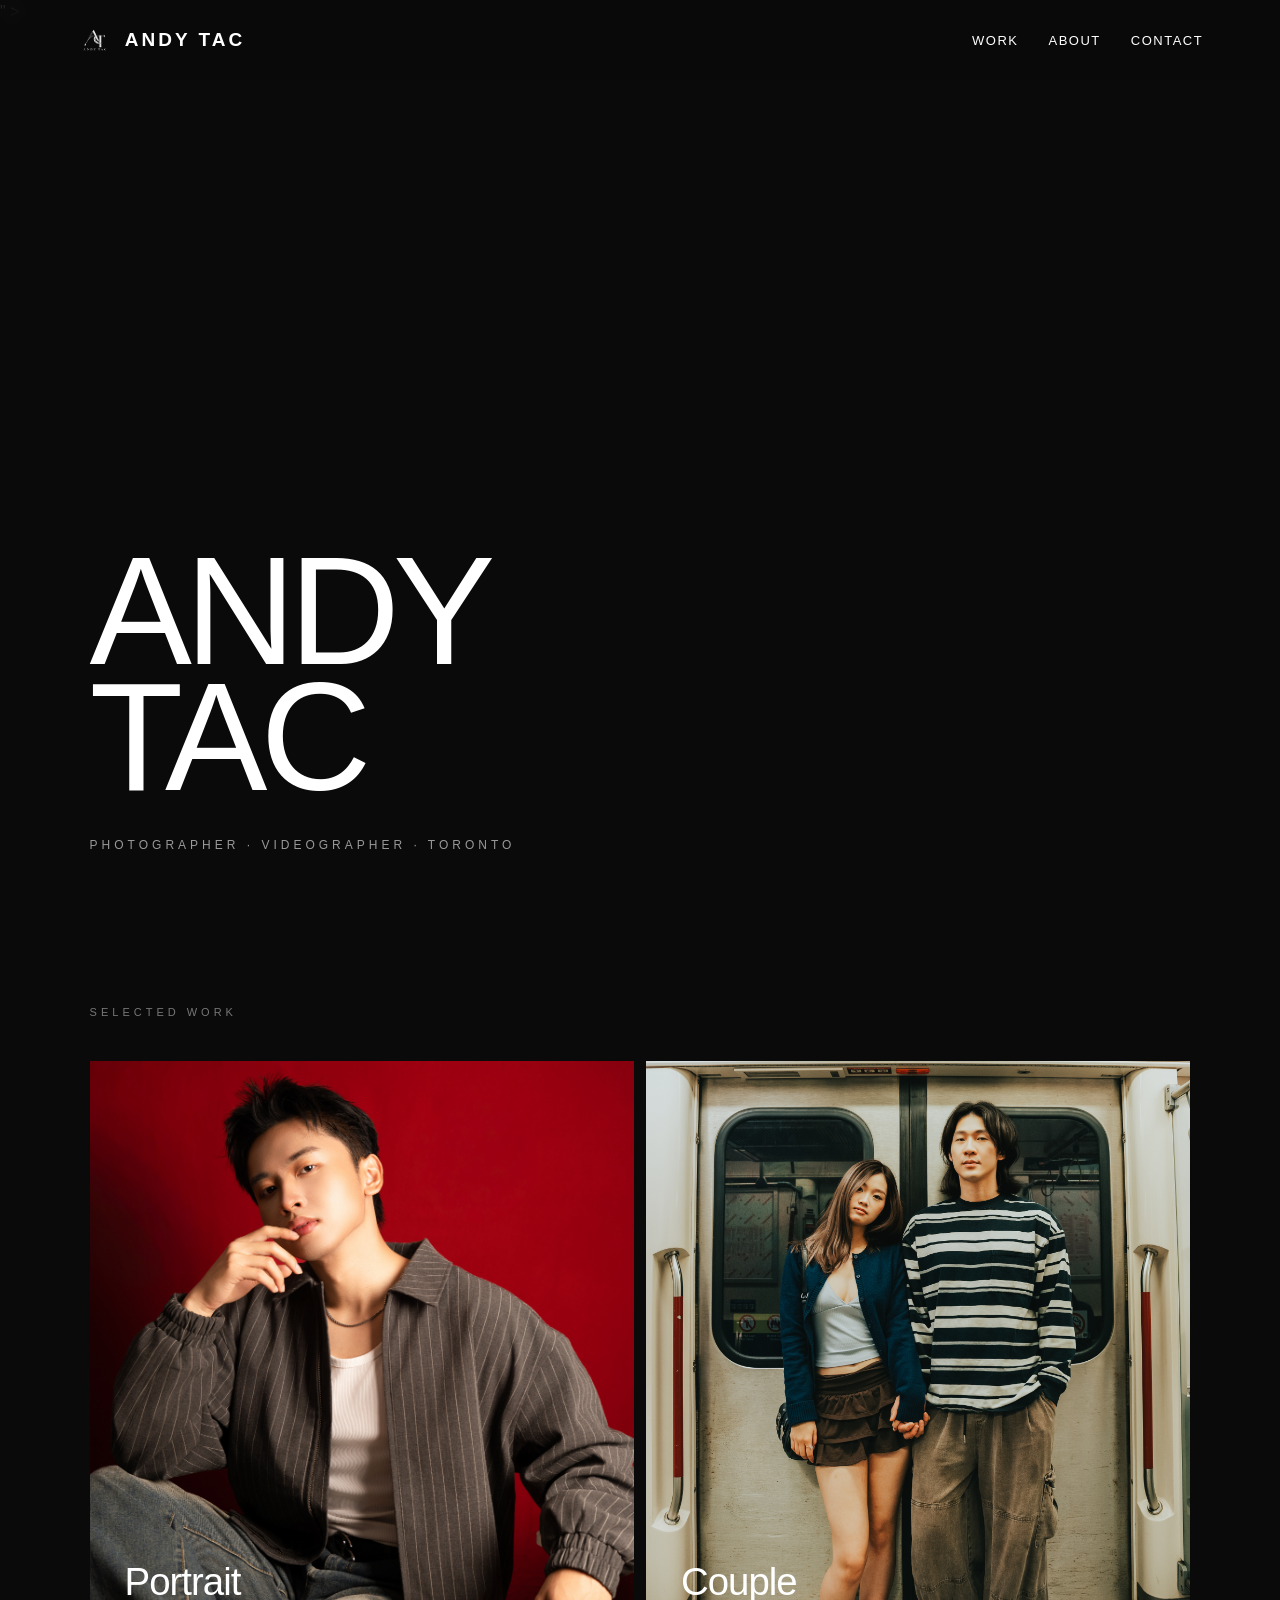
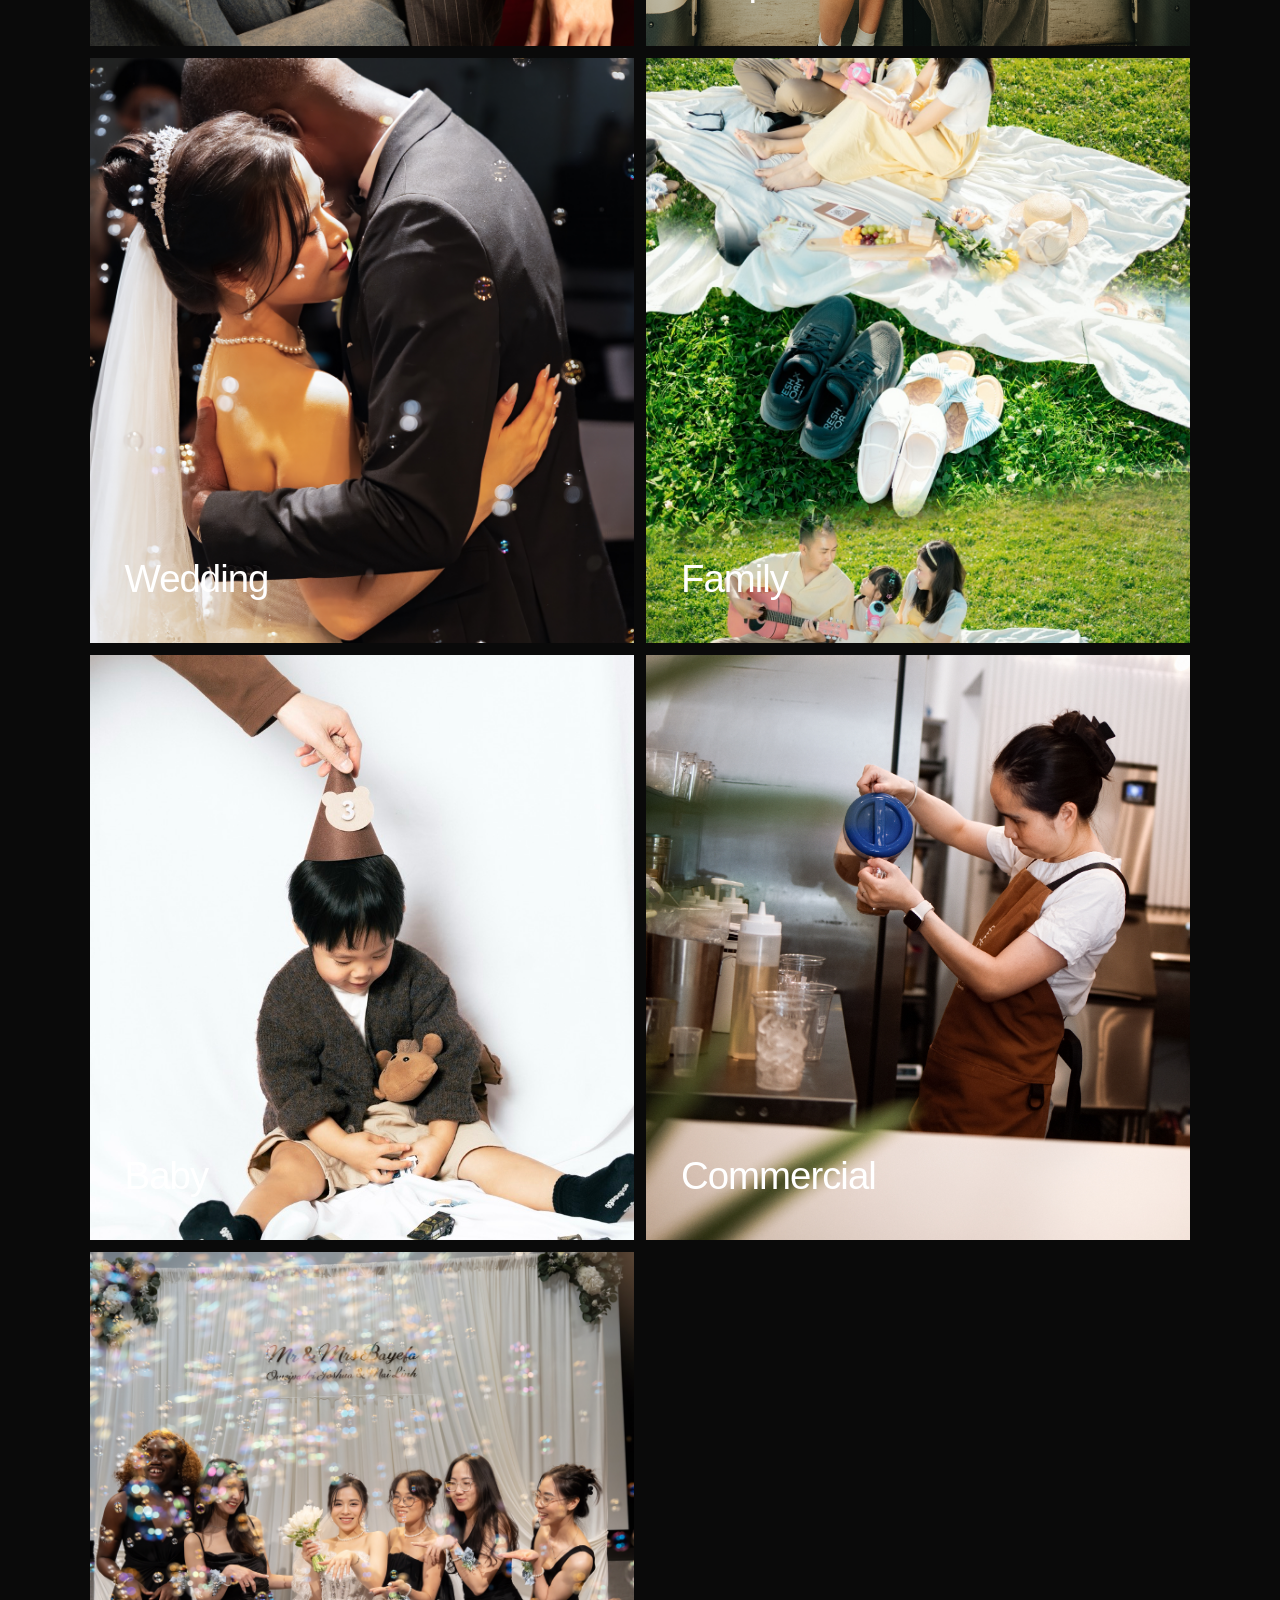
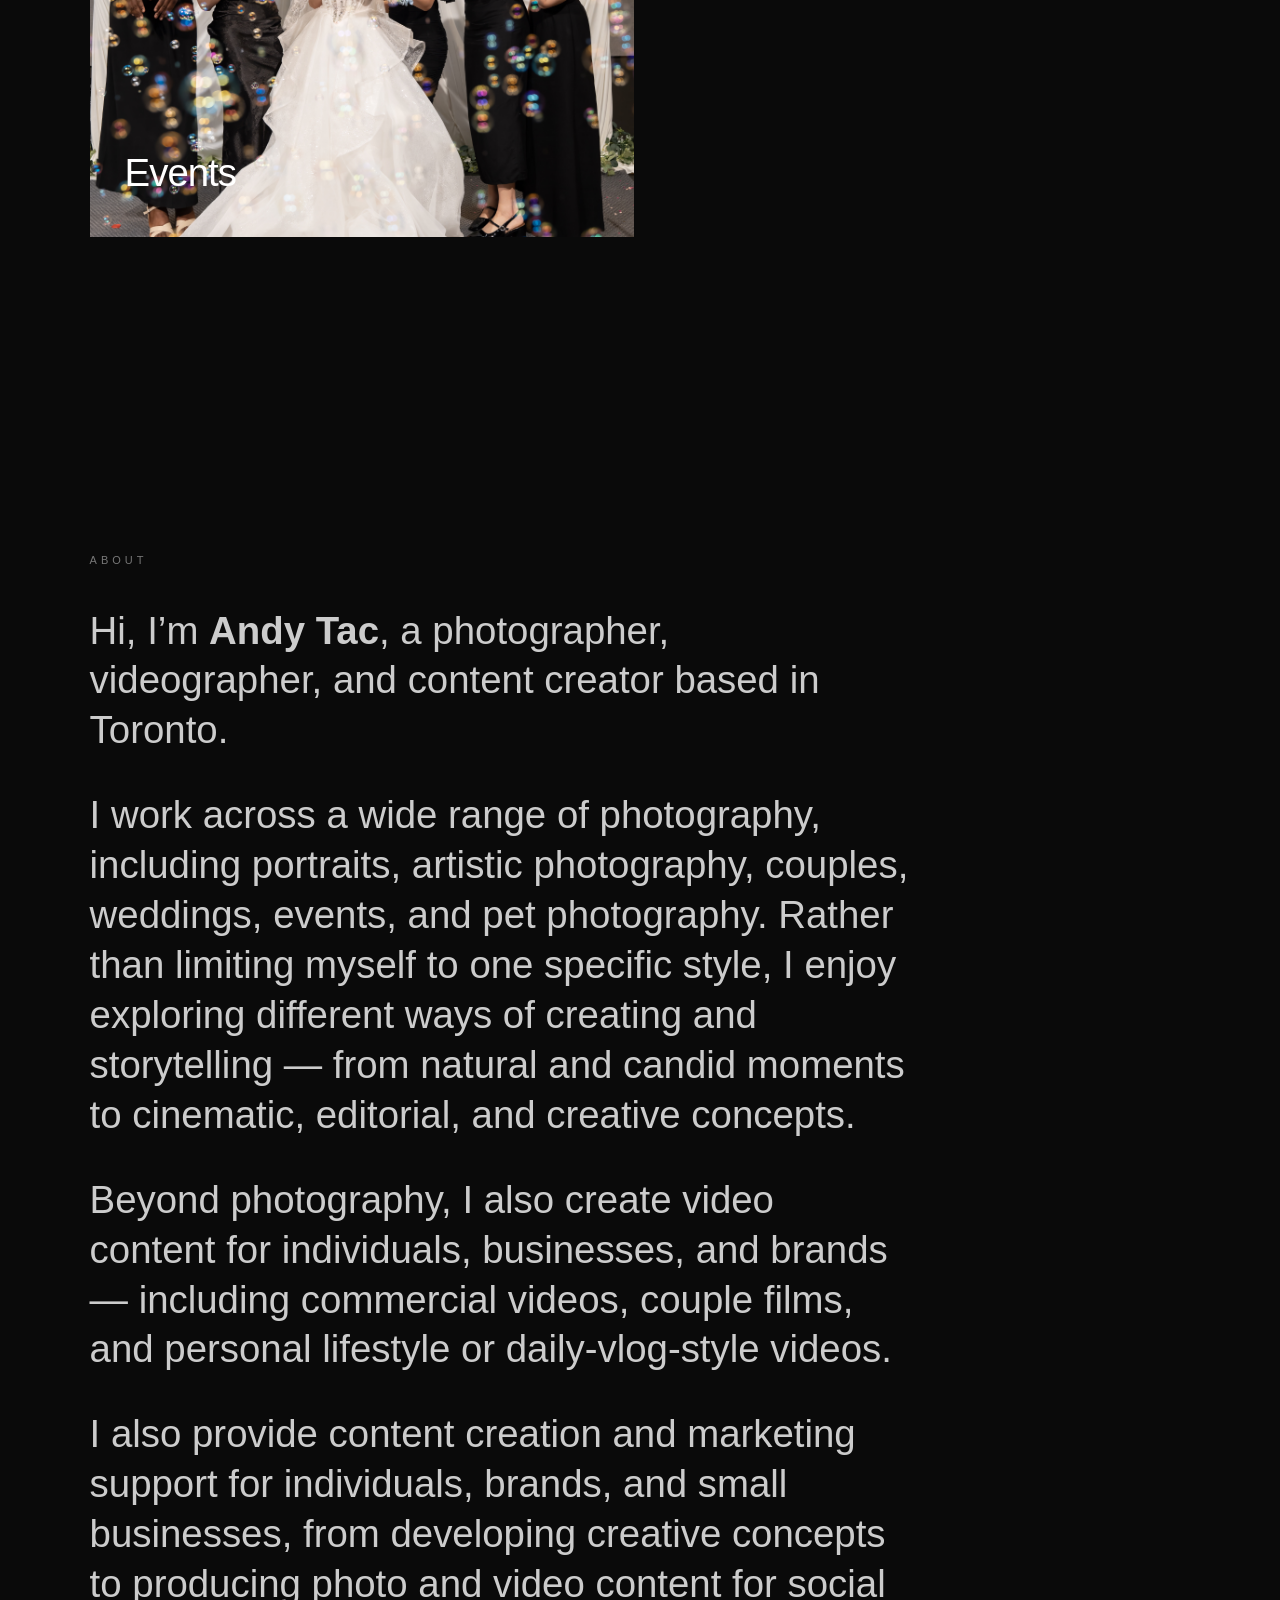
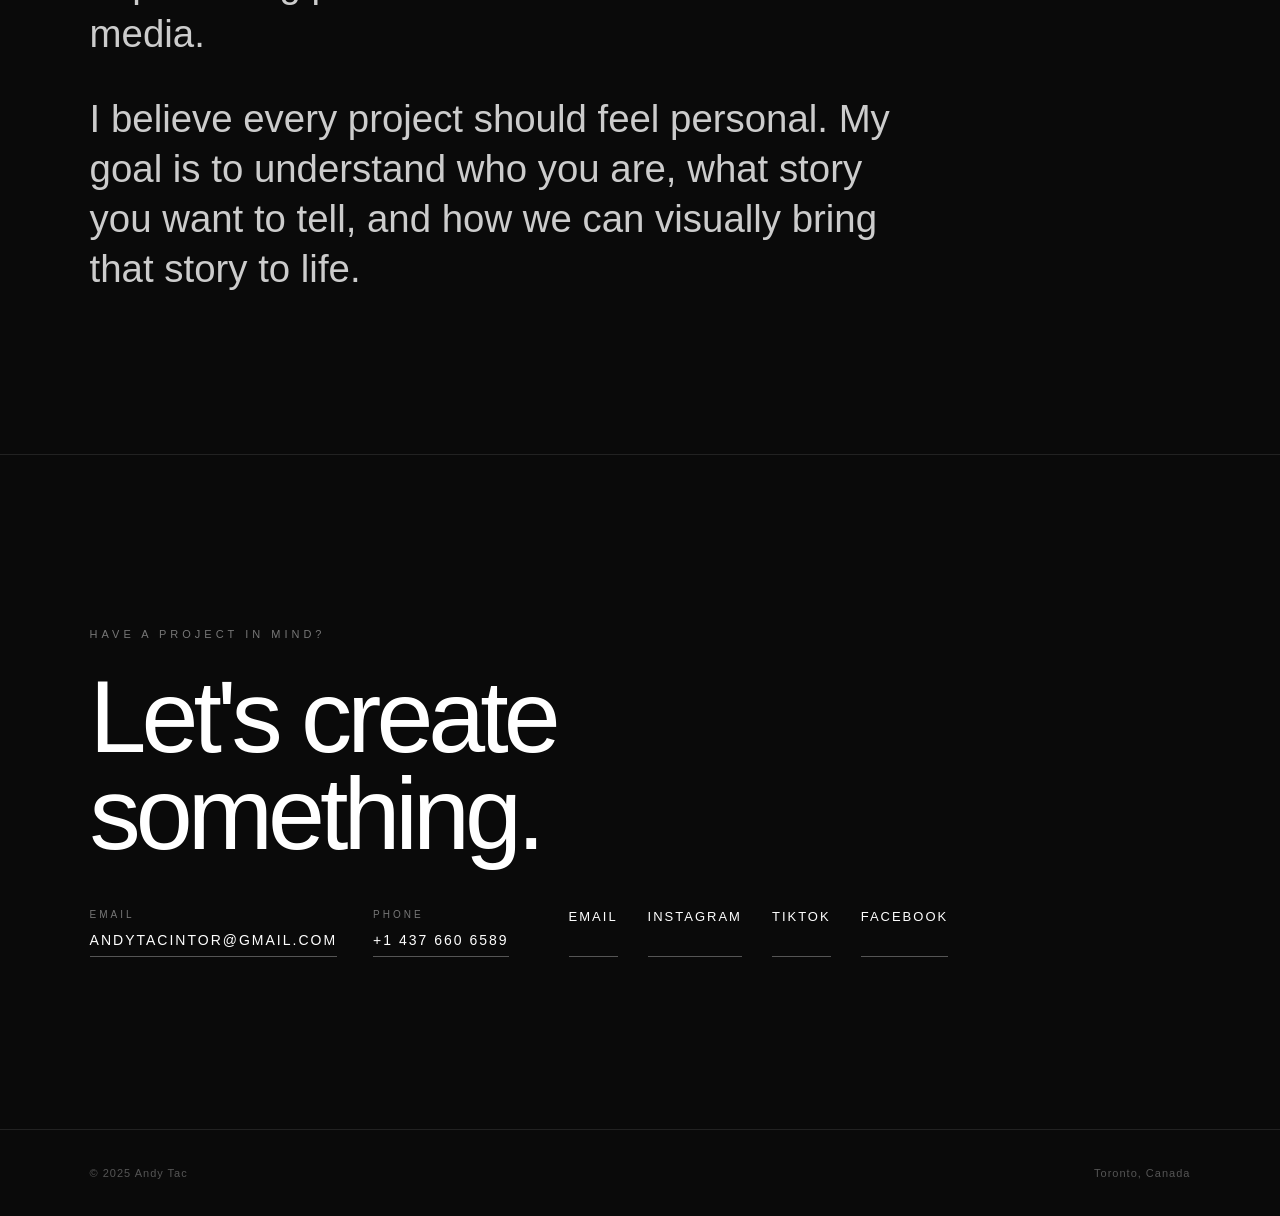
<file: index.html>
<!DOCTYPE html>
<html lang="en">

<head>
  <link rel="icon" type="image/png" href="images/favicon.png">
  <meta charset="UTF-8">
  <meta name="viewport" content="width=device-width, initial-scale=1.0">

  <title>Andy Tac | Photographer & Videographer</title>

  <meta
    name="description"
    content="<p>
 <meta name="description" content="Andy Tac is a Toronto-based photographer, videographer, content creator, and marketing support specialist.">
</p>"
  >

  <link rel="stylesheet" href="style.css">
</head>


<body>

  <!-- =========================
       NAVIGATION
  ========================== -->

  <nav>

    <a href="index.html" class="logo">
  <img src="images/logo.png" alt="Andy Tac Logo" class="header-logo">
  <span>ANDY TAC</span>
</a>

    <ul>
      <li>
        <a href="#work">Work</a>
      </li>

      <li>
        <a href="#about">About</a>
      </li>

      <li>
        <a href="#contact">Contact</a>
      </li>
    </ul>

  </nav>


  <!-- =========================
       HERO
  ========================== -->

  <section class="hero">

    <h1>
      ANDY<br>
      TAC
    </h1>

    <p class="hero-subtitle">
      Photographer · Videographer · Toronto
    </p>

  </section>


  <!-- =========================
       PORTFOLIO
  ========================== -->

  <section class="portfolio" id="work">

    <p class="section-label">
      Selected Work
    </p>


    <div class="categories">


      <!-- PORTRAIT -->

      <a href="portrait.html" class="category">

        <img
          src="images/portrait-cover.jpeg"
          alt="Portrait photography by Andy Tac"
        >

        <span class="category-title">
          Portrait
        </span>

      </a>


      <!-- COUPLE -->

      <a href="couple.html" class="category">

        <img
          src="images/couple-cover.jpeg"
          alt="Couple photography by Andy Tac"
        >

        <span class="category-title">
          Couple
        </span>

      </a>


      <!-- WEDDING -->

      <a href="wedding.html" class="category">

        <img
          src="images/wedding-cover.jpeg"
          alt="Wedding photography by Andy Tac"
        >

        <span class="category-title">
          Wedding
        </span>

      </a>


      <!-- FAMILY -->

      <a href="family.html" class="category">

        <img
          src="images/family-cover.jpeg"
          alt="Family photography by Andy Tac"
        >

        <span class="category-title">
          Family
        </span>

      </a>


    <!-- BABY -->

<a href="baby.html" class="category">

  <img
    src="images/baby-cover.jpeg"
    alt="Baby photography by Andy Tac"
  >

  <span class="category-title">
    Baby
  </span>

</a>
      <!-- COMMERCIAL -->

      <a href="commercial.html" class="category">

        <img
          src="images/commercial-cover.jpeg"
          alt="Commercial photography by Andy Tac"
        >

        <span class="category-title">
          Commercial
        </span>

      </a>


      <!-- EVENTS -->

      <a href="events.html" class="category">

        <img
          src="images/events-cover.jpeg"
          alt="Event photography by Andy Tac"
        >

        <span class="category-title">
          Events
        </span>

      </a>


    </div>

  </section>


  <!-- =========================
       ABOUT
  ========================== -->

  <section class="about" id="about">

    <span class="about-label">
      About
    </span>

   <p>
  Hi, I’m <strong>Andy Tac</strong>, a photographer, videographer, and content creator based in Toronto.
</p>

<p>
  I work across a wide range of photography, including portraits, artistic photography, couples, weddings, events, and pet photography. Rather than limiting myself to one specific style, I enjoy exploring different ways of creating and storytelling — from natural and candid moments to cinematic, editorial, and creative concepts.
</p>

<p>
  Beyond photography, I also create video content for individuals, businesses, and brands — including commercial videos, couple films, and personal lifestyle or daily-vlog-style videos.
</p>

<p>
  I also provide content creation and marketing support for individuals, brands, and small businesses, from developing creative concepts to producing photo and video content for social media.
</p>

<p>
  I believe every project should feel personal. My goal is to understand who you are, what story you want to tell, and how we can visually bring that story to life.
</p>
  </section>


  <!-- =========================
       CONTACT
  ========================== -->

  <section class="contact" id="contact">

    <span class="contact-small">
      Have a project in mind?
    </span>

    <h2>
      Let's create<br>
      something.
    </h2>


    <div class="contact-links">
 <div class="contact-direct">

  <div class="contact-item">
    <span class="contact-label">EMAIL</span>
    <a href="mailto:andytacintor@gmail.com">
      andytacintor@gmail.com
    </a>
  </div>

  <div class="contact-item">
    <span class="contact-label">PHONE</span>
    <a href="tel:+14376606589">
      +1 437 660 6589
    </a>
  </div>

</div>


      <!-- EMAIL -->

      <a href="mailto:andytacintor@gmail.com">
        Email
      </a>


      <!-- INSTAGRAM -->

      <a
        href="https://www.instagram.com/andytac.tor/"
        target="_blank"
        rel="noopener noreferrer"
      >
        Instagram
      </a>


      <!-- TIKTOK -->

      <a
        href="https://www.tiktok.com/@andy.tac"
        target="_blank"
        rel="noopener noreferrer"
      >
        TikTok
      </a>


      <!-- FACEBOOK -->

      <a
        href="https://www.facebook.com/andy.tac.209149"
        target="_blank"
        rel="noopener noreferrer"
      >
        Facebook
      </a>


    </div>

  </section>


  <!-- =========================
       FOOTER
  ========================== -->

  <footer>

    <span>
      © 2025 Andy Tac
    </span>

    <span>
      Toronto, Canada
    </span>

  </footer>


</body>

</html>
</file>
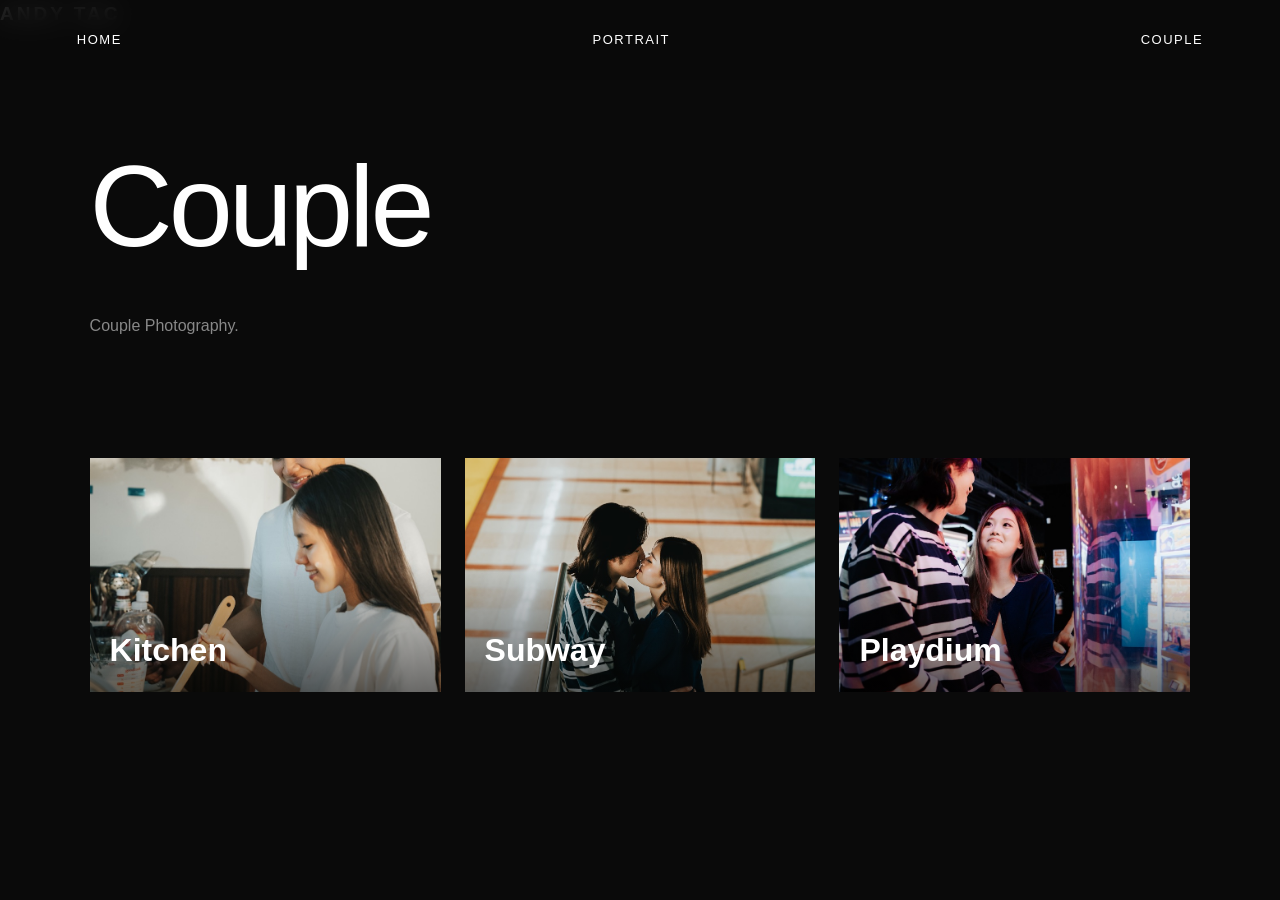
<file: couple.html>
<!DOCTYPE html>
<html lang="en">
<head>
  <link rel="icon" type="image/png" href="images/favicon.png">
  <meta charset="UTF-8">
  <meta name="viewport" content="width=device-width, initial-scale=1.0">

  <title>Couple Photography | Andy Tac</title>

  <link rel="stylesheet" href="style.css">
  <style>
  #couple-grid {
    display: grid;
    grid-template-columns: repeat(3, 1fr);
    gap: 24px;
  }

  #couple-grid .project-card {
    position: relative;
    display: block;
    overflow: hidden;
  }

  #couple-grid .project-card img {
    width: 100%;
    aspect-ratio: 3 / 2;
    object-fit: cover;
    display: block;
  }

  #couple-grid .project-info {
    position: absolute;
    left: 20px;
    bottom: 18px;
    z-index: 2;
  }

  #couple-grid .project-info h2 {
    margin: 0;
    color: white;
    font-size: 32px;
  }

  #couple-grid .project-card::after {
    content: "";
    position: absolute;
    inset: 0;
    background: linear-gradient(
      to top,
      rgba(0, 0, 0, 0.55),
      rgba(0, 0, 0, 0) 55%
    );
  }

  @media (max-width: 768px) {
    #couple-grid {
      grid-template-columns: 1fr;
    }
  }
.portfolio-page {
  padding: 120px 7% 80px;
}

.portfolio-page > h1 {
  font-size: clamp(70px, 9vw, 140px);
  font-weight: 400;
  line-height: 1;
  margin: 0 0 50px;
  letter-spacing: -4px;
}

.portfolio-page > .page-subtitle {
  font-size: 16px;
  color: #888;
  margin: 0 0 120px;
}

@media (max-width: 768px) {
  .portfolio-page {
    padding: 80px 24px 50px;
  }

  .portfolio-page > h1 {
    font-size: 64px;
    letter-spacing: -2px;
    margin-bottom: 30px;
  }

  .portfolio-page > .page-subtitle {
    margin-bottom: 70px;
  }
}
</style>
</head>

<body>

  <header>
    <a href="index.html" class="logo">ANDY TAC</a>

    <nav>
      <a href="index.html">Home</a>
      <a href="portrait.html">Portrait</a>
      <a href="couple.html">Couple</a>
    </nav>
  </header>


  <main>

    <section class="portfolio-page">

      <h1>Couple</h1>

      <p class="page-subtitle">
        Couple Photography.
      </p>

      <div class="project-grid" id="couple-grid"></div>

    </section>

  </main>


  <script src="projects.js"></script>

  <script>

    const grid = document.getElementById("couple-grid");

    coupleProjects.forEach(project => {

      const card = document.createElement("a");

      card.className = "project-card";

      card.href =
        "project.html?project=" + project.slug;

      card.innerHTML = `
        <img src="${project.cover}" alt="${project.title}">
        <div class="project-info">
          <h2>${project.title}</h2>
        </div>
      `;

      grid.appendChild(card);

    });

  </script>

</body>
</html>
</file>
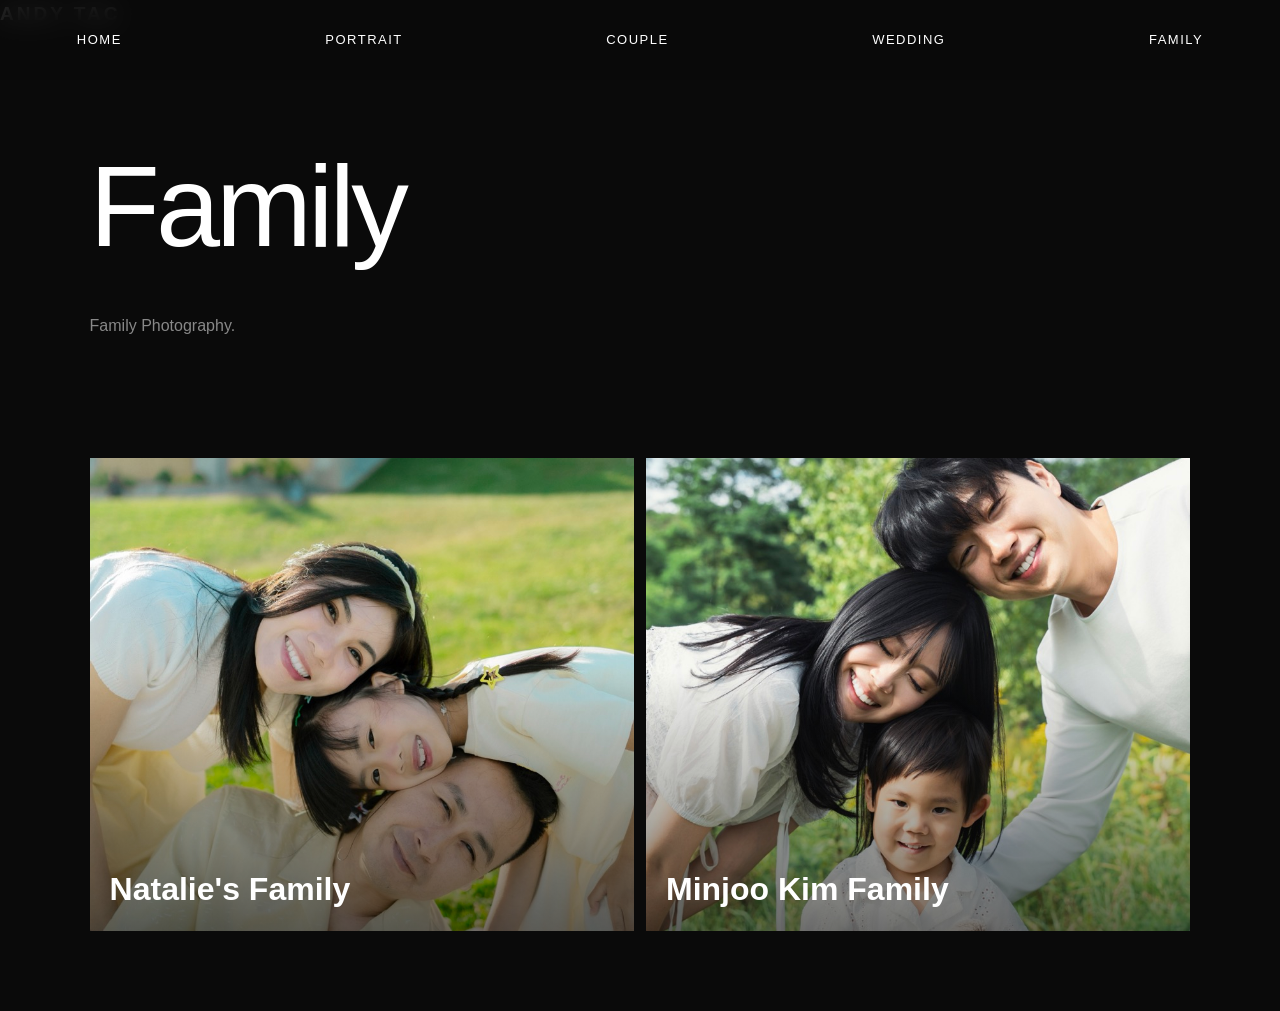
<file: family.html>
<!DOCTYPE html>
<html lang="en">
<head>
  <link rel="icon" type="image/png" href="images/favicon.png">
  <meta charset="UTF-8">
  <meta name="viewport" content="width=device-width, initial-scale=1.0">

  <title>Family Photography | Andy Tac</title>

  <link rel="stylesheet" href="style.css">
  <style>
  #family-grid {
    display: grid;
    grid-template-columns: repeat(2, 1fr);
    gap: 12px;
    width: 100%;
    max-width: none;
  }

  #family-grid .project-card {
    position: relative;
    display: block;
    overflow: hidden;
  }

  #family-grid .project-card img {
    width: 100%;
    aspect-ratio: 1 / 0.87;
    object-fit: cover;
    display: block;
}

  #family-grid .project-info {
    position: absolute;
    left: 20px;
    bottom: 18px;
    z-index: 2;
  }

  #family-grid .project-info h2 {
    margin: 0;
    color: white;
    font-size: 32px;
  }

  #family-grid .project-card::after {
    content: "";
    position: absolute;
    inset: 0;
    background: linear-gradient(
      to top,
      rgba(0, 0, 0, 0.55),
      rgba(0, 0, 0, 0) 55%
    );
  }
.portfolio-page {
  padding: 120px 7% 80px;
}

.portfolio-page > h1 {
  font-size: clamp(70px, 9vw, 140px);
  font-weight: 400;
  line-height: 1;
  margin: 0 0 50px;
  letter-spacing: -4px;
}

.portfolio-page > .page-subtitle {
  font-size: 16px;
  color: #888;
  margin: 0 0 120px;
}

@media (max-width: 768px) {
  .portfolio-page {
    padding: 80px 24px 50px;
  }

  .portfolio-page > h1 {
    font-size: 64px;
    letter-spacing: -2px;
    margin-bottom: 30px;
  }

  .portfolio-page > .page-subtitle {
    margin-bottom: 70px;
  }
}
</style>
</head>

<body>

  <header>
    <a href="index.html" class="logo">ANDY TAC</a>

    <nav>
      <a href="index.html">Home</a>
      <a href="portrait.html">Portrait</a>
      <a href="couple.html">Couple</a>
      <a href="wedding.html">Wedding</a>
      <a href="family.html">Family</a>
    </nav>
  </header>

  <main>

    <section class="portfolio-page">

      <h1>Family</h1>

      <p class="page-subtitle">
        Family Photography.
      </p>

      <div class="project-grid" id="family-grid"></div>

    </section>

  </main>

  <script src="projects.js"></script>

  <script>
    const grid = document.getElementById("family-grid");

    familyProjects.forEach(project => {

      const card = document.createElement("a");

      card.className = "project-card";

      card.href =
        "project.html?project=" + project.slug;

      card.innerHTML = `
        <img src="${project.cover}" alt="${project.title}">
        <div class="project-info">
          <h2>${project.title}</h2>
        </div>
      `;

      grid.appendChild(card);

    });
  </script>

</body>
</html>
</file>
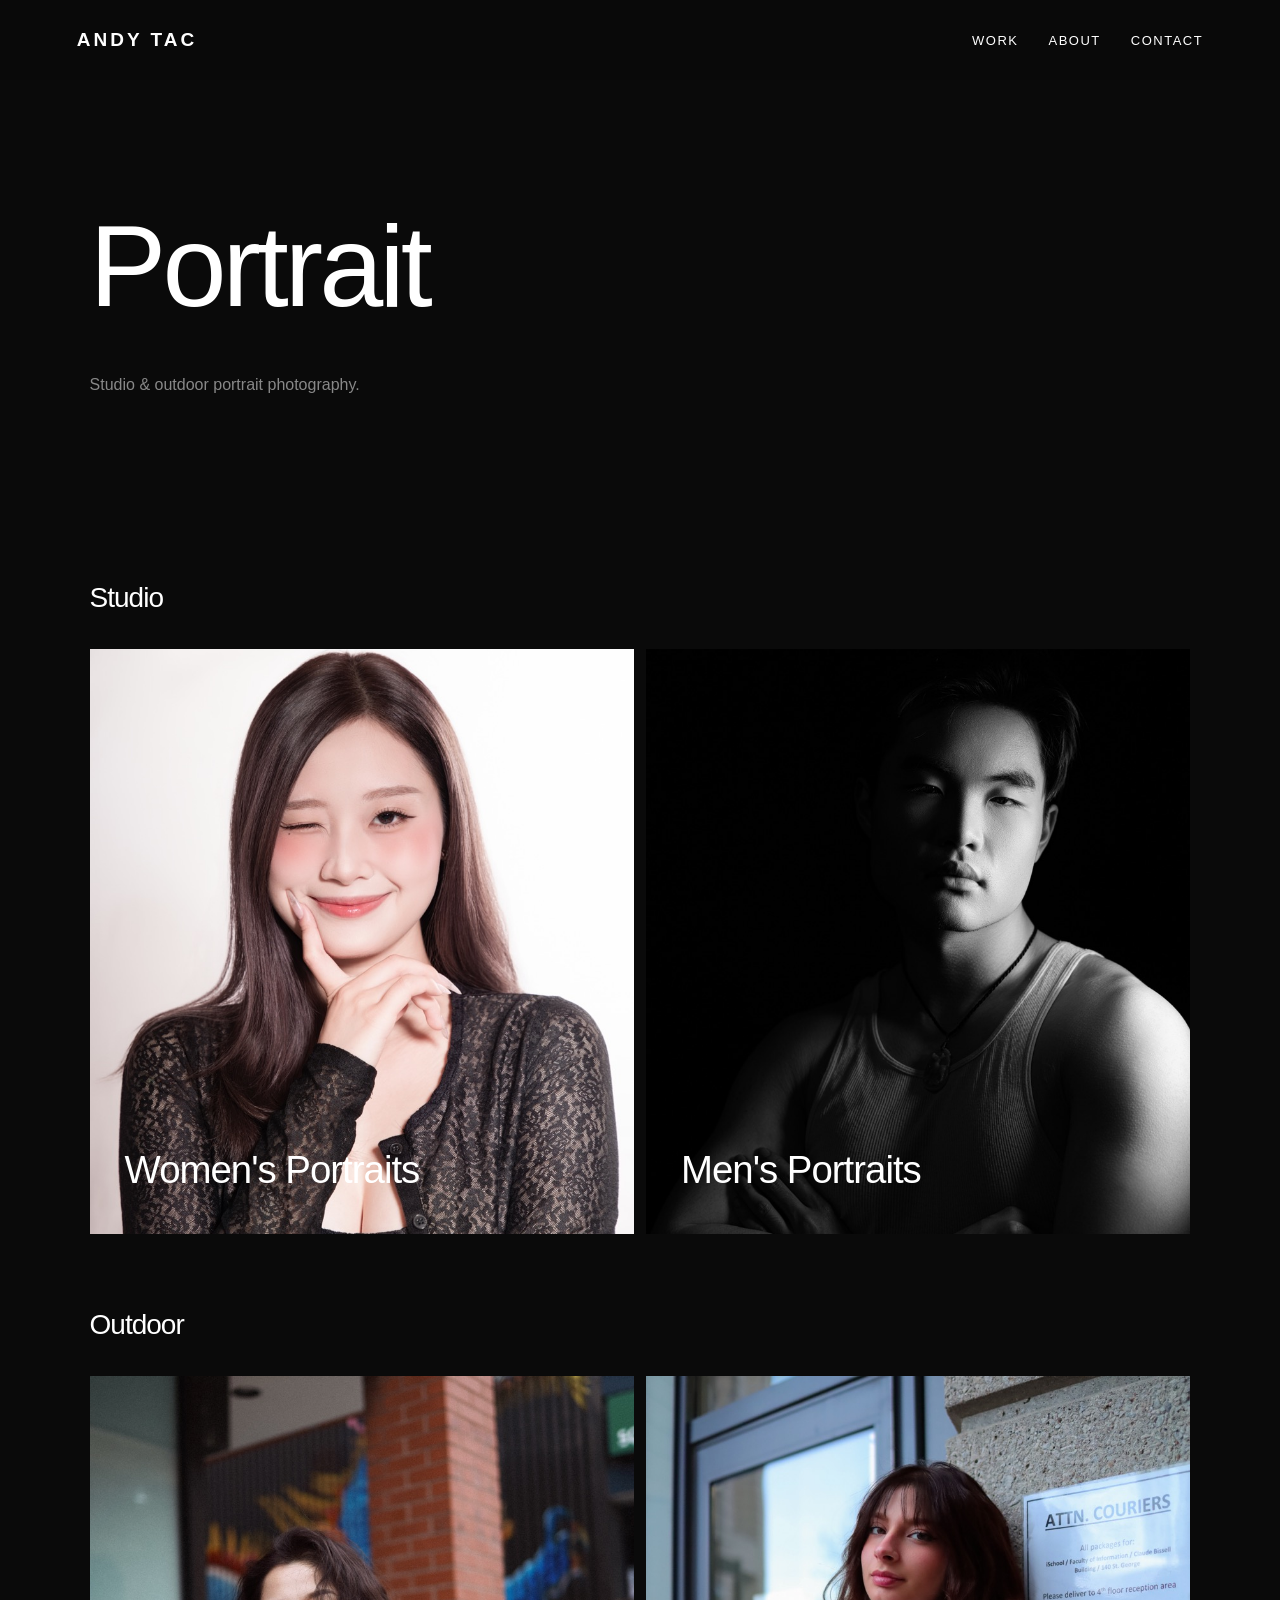
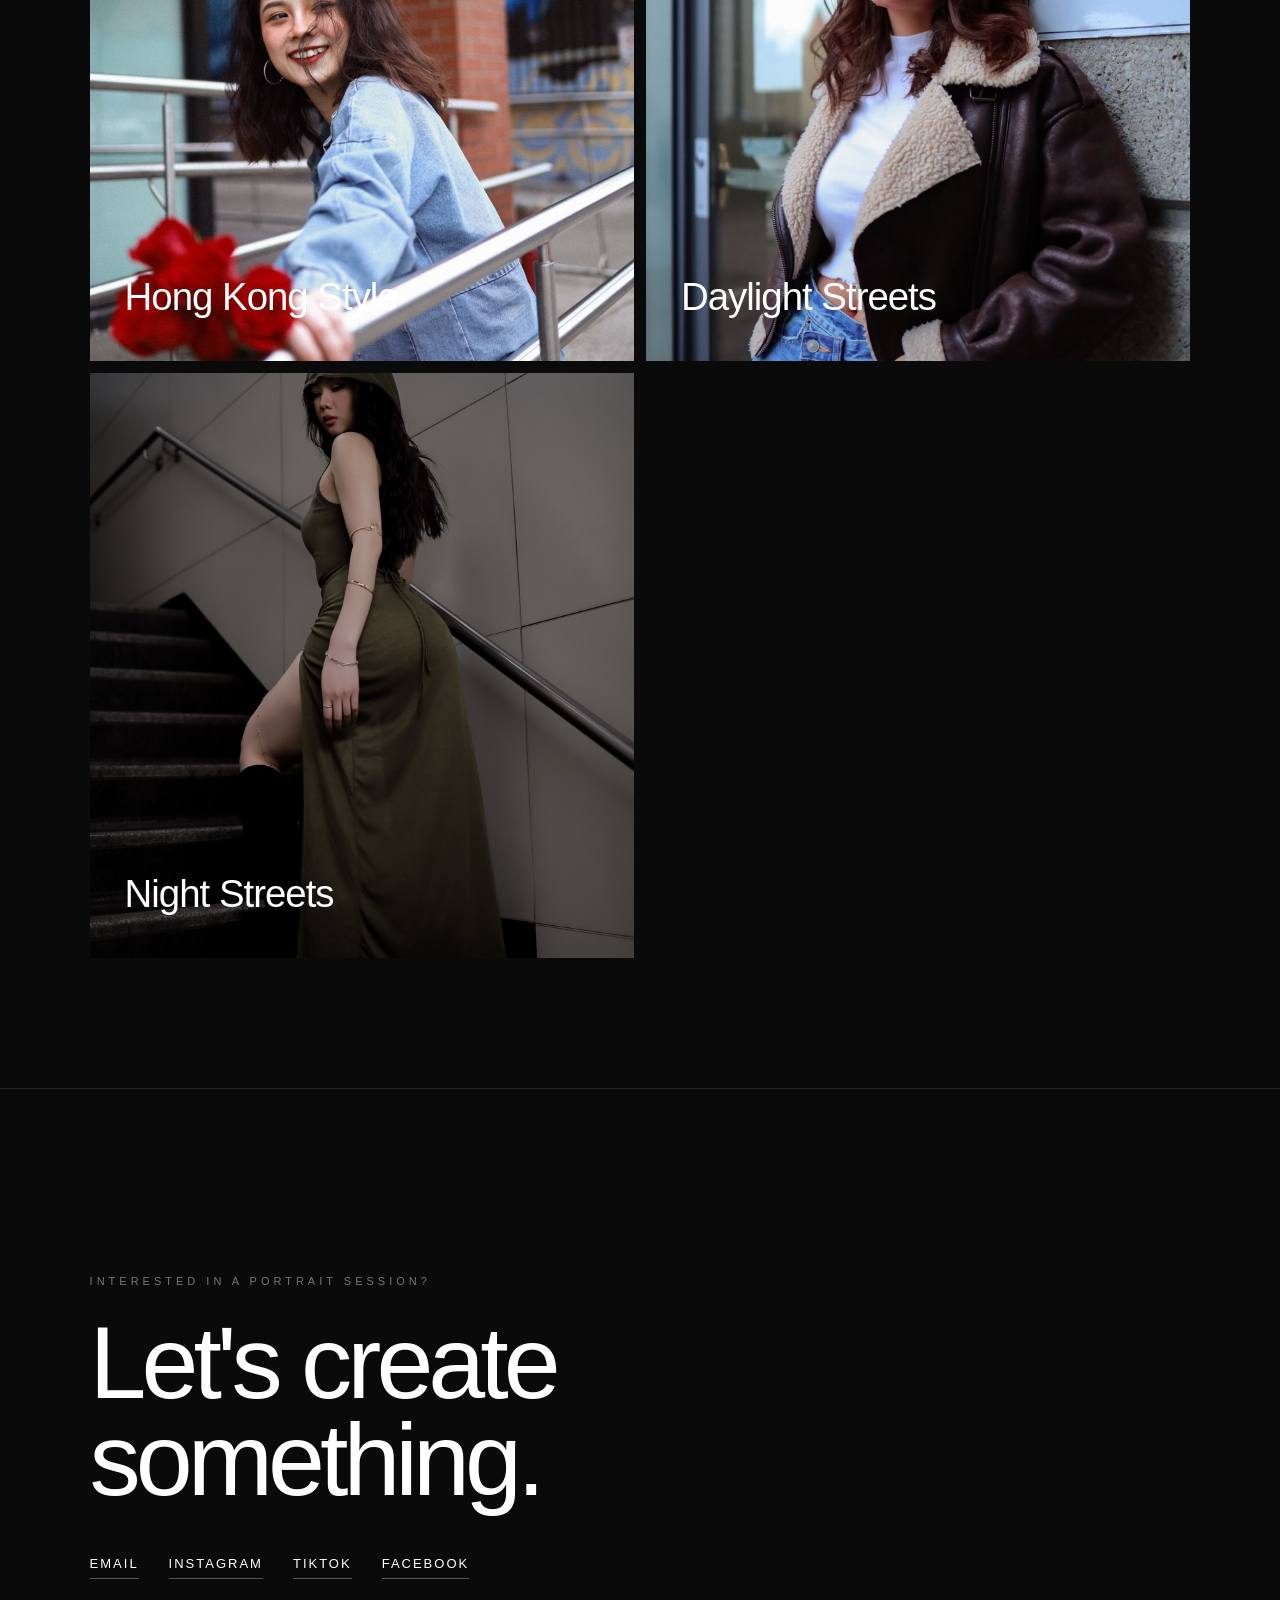
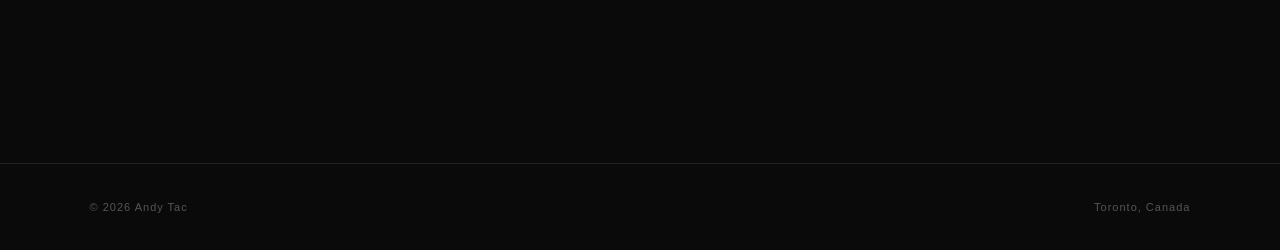
<file: portrait.html>
<!DOCTYPE html>
<html lang="en">

<head>
 <link rel="icon" type="image/png" href="images/favicon.png">
 <meta charset="UTF-8">
  <meta name="viewport" content="width=device-width, initial-scale=1.0">

  <title>Portrait Photography | Andy Tac</title>

  <meta
    name="description"
    content="Studio and outdoor portrait photography by Andy Tac in Toronto."
  >

  <link rel="stylesheet" href="style.css">
</head>


<body>

  <!-- =========================
       NAVIGATION
  ========================== -->

  <nav>

    <a href="index.html" class="logo">
      ANDY TAC
    </a>

    <ul>
      <li>
        <a href="index.html#work">Work</a>
      </li>

      <li>
        <a href="index.html#about">About</a>
      </li>

      <li>
        <a href="index.html#contact">Contact</a>
      </li>
    </ul>

  </nav>


  <!-- =========================
       PAGE HEADER
  ========================== -->

  <header class="page-header">

    <h1>Portrait</h1>

    <p>
      Studio & outdoor portrait photography.
    </p>

  </header>


  <!-- =========================
       PROJECTS
  ========================== -->

  <main class="gallery-section">


    <!-- STUDIO -->

    <section>

      <h2 class="gallery-title">
        Studio
      </h2>

      <div
        class="categories"
        id="studio-projects">
      </div>

    </section>


    <!-- OUTDOOR -->

    <section>

      <h2 class="gallery-title">
        Outdoor
      </h2>

      <div
        class="categories"
        id="outdoor-projects">
      </div>

    </section>


  </main>


  <!-- =========================
       CONTACT
  ========================== -->

  <section class="contact">

    <span class="contact-small">
      Interested in a portrait session?
    </span>

    <h2>
      Let's create<br>
      something.
    </h2>


    <div class="contact-links">

      <a href="mailto:andyhuynh1108@gmail.com">
        Email
      </a>


      <a
        href="https://www.instagram.com/andytac.tor/"
        target="_blank"
        rel="noopener noreferrer">
        Instagram
      </a>


      <a
        href="https://www.tiktok.com/@andy.tac"
        target="_blank"
        rel="noopener noreferrer">
        TikTok
      </a>


      <a
        href="https://www.facebook.com/andy.tac.209149"
        target="_blank"
        rel="noopener noreferrer">
        Facebook
      </a>

    </div>

  </section>


  <!-- =========================
       FOOTER
  ========================== -->

  <footer>

    <span>
      © 2026 Andy Tac
    </span>

    <span>
      Toronto, Canada
    </span>

  </footer>



  <!-- =========================
       PROJECT DATA
  ========================== -->

  <script src="projects.js"></script>


  <!-- =========================
       CREATE PROJECT CARDS
  ========================== -->

  <script>

    function createProjectCard(project) {

      const card = document.createElement("a");

      card.className = "category";

      card.href =
        "project.html?project=" +
        encodeURIComponent(project.slug);


      const image = document.createElement("img");

      image.src = project.cover;
      image.alt = project.title + " by Andy Tac";
      image.loading = "lazy";


      const title = document.createElement("span");

      title.className = "category-title";
      title.textContent = project.title;


      card.appendChild(image);
      card.appendChild(title);

      return card;
    }



    function loadProjects() {

      const studioContainer =
        document.getElementById("studio-projects");

      const outdoorContainer =
        document.getElementById("outdoor-projects");


      portraitProjects.studio.forEach(project => {

        studioContainer.appendChild(
          createProjectCard(project)
        );

      });


      portraitProjects.outdoor.forEach(project => {

        outdoorContainer.appendChild(
          createProjectCard(project)
        );

      });

    }


    loadProjects();

  </script>


</body>

</html>
</file>
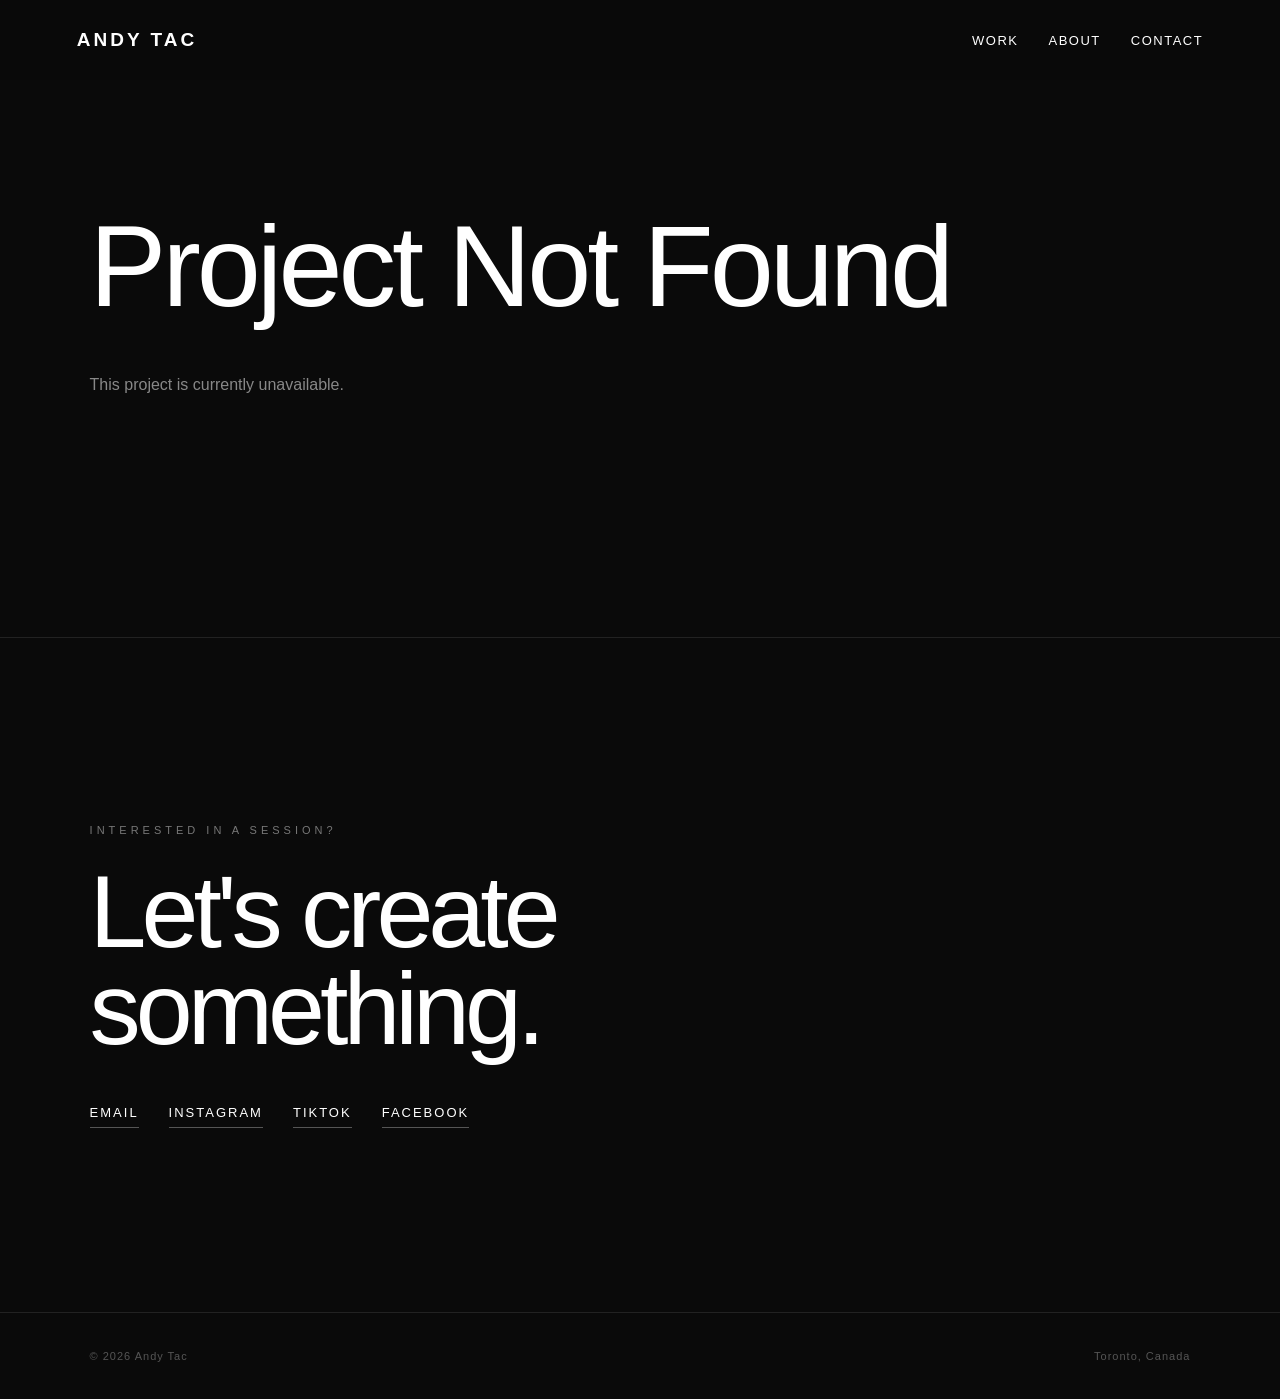
<file: project.html>
<!DOCTYPE html>
<html lang="en">

<head>
  <link rel="icon" type="image/png" href="images/favicon.png">
  <meta charset="UTF-8">
  <meta name="viewport" content="width=device-width, initial-scale=1.0">

  <title>Project | Andy Tac</title>

  <link rel="stylesheet" href="style.css">
</head>

<body>

  <nav>
    <a href="index.html" class="logo">ANDY TAC</a>

    <ul>
      <li><a href="index.html#work">Work</a></li>
      <li><a href="index.html#about">About</a></li>
      <li><a href="index.html#contact">Contact</a></li>
    </ul>
  </nav>


  <header class="page-header">

    <h1 id="project-title">
      Project
    </h1>

    <p id="project-subtitle">
      Portrait photography by Andy Tac.
    </p>

  </header>


  <main class="gallery-section">

    <div class="gallery" id="project-gallery">
    </div>

  </main>


  <section class="contact">

    <span class="contact-small">
      Interested in a session?
    </span>

    <h2>
      Let's create<br>
      something.
    </h2>

    <div class="contact-links">

      <a href="mailto:andyhuynh1108@gmail.com">
        Email
      </a>

      <a
        href="https://www.instagram.com/andytac.tor/"
        target="_blank"
        rel="noopener noreferrer">
        Instagram
      </a>

      <a
        href="https://www.tiktok.com/@andy.tac"
        target="_blank"
        rel="noopener noreferrer">
        TikTok
      </a>

      <a
        href="https://www.facebook.com/andy.tac.209149"
        target="_blank"
        rel="noopener noreferrer">
        Facebook
      </a>

    </div>

  </section>


  <footer>
    <span>© 2026 Andy Tac</span>
    <span>Toronto, Canada</span>
  </footer>


  <script src="projects.js"></script>

  <script>

    const params = new URLSearchParams(window.location.search);

    const slug = params.get("project");


    const allProjects = [
  ...portraitProjects.studio,
  ...portraitProjects.outdoor,
  ...coupleProjects,
  ...weddingProjects,
  ...familyProjects
];


    const project = allProjects.find(
  item => item.slug === slug
);


    if (!project) {

      document.getElementById("project-title").textContent =
        "Project Not Found";

      document.getElementById("project-subtitle").textContent =
        "This project is currently unavailable.";

    } else {

      document.title =
        project.title + " | Andy Tac";

      document.getElementById("project-title").textContent =
        project.title;


      const gallery =
        document.getElementById("project-gallery");


      const folder =
        project.cover.substring(
          0,
          project.cover.lastIndexOf("/")
        );


      for (let i = 1; i <= 50; i++) {

        const image = document.createElement("img");

        const number =
          String(i).padStart(2, "0");

        image.src =
          folder + "/" + number + ".jpeg";

        image.alt =
          project.title + " photography by Andy Tac";

        image.loading = "lazy";


        image.onerror = function() {
          this.remove();
        };


        gallery.appendChild(image);

      }

    }

  </script>

</body>

</html>
</file>
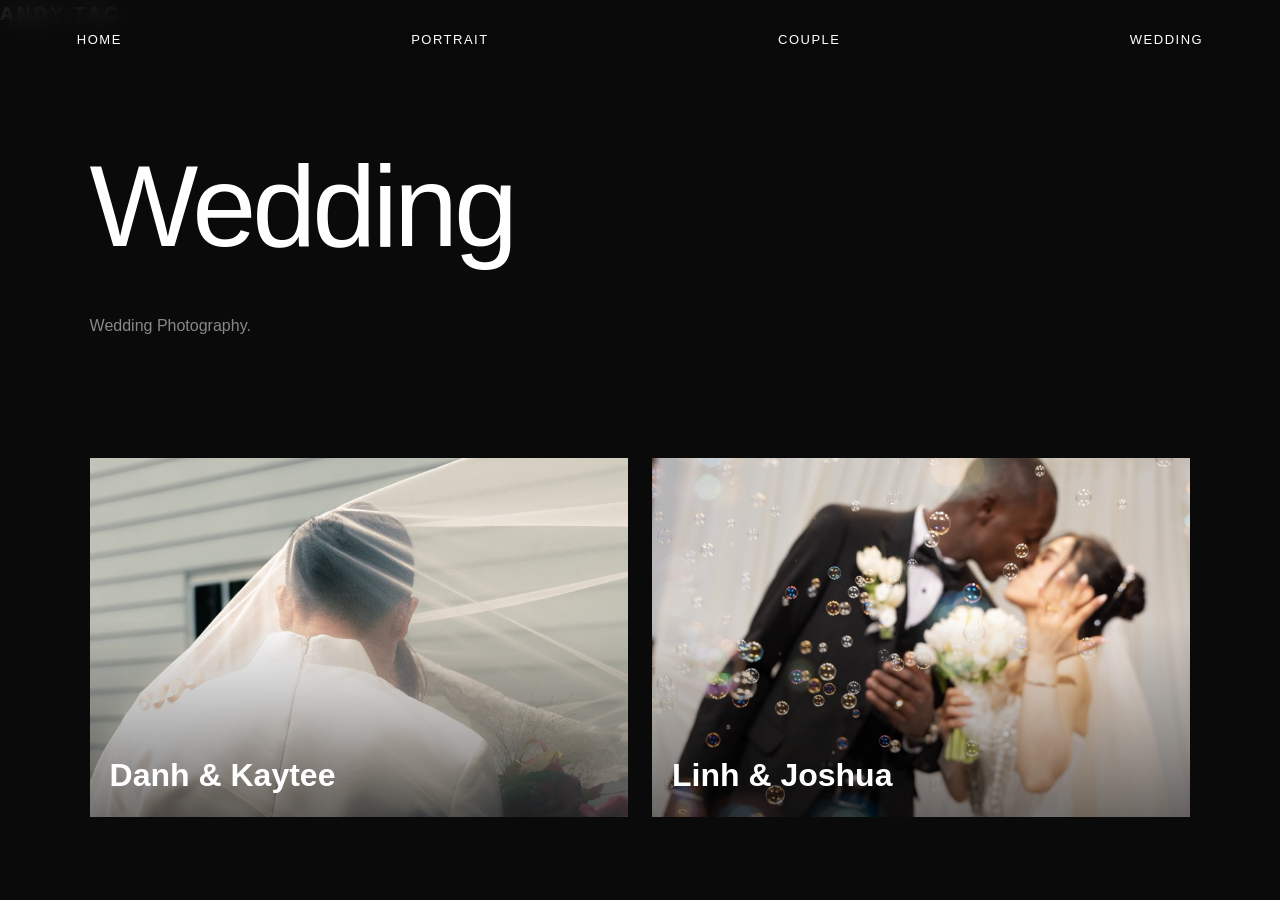
<file: wedding.html>
<!DOCTYPE html>
<html lang="en">
<head>
  <link rel="icon" type="image/png" href="images/favicon.png">
  <meta charset="UTF-8">
  <meta name="viewport" content="width=device-width, initial-scale=1.0">

  <title>Wedding Photography | Andy Tac</title>

  <link rel="stylesheet" href="style.css">
  <style>
  #wedding-grid {
    display: grid;
    grid-template-columns: repeat(2, 1fr);
    gap: 24px;
  }

  #wedding-grid .project-card {
    position: relative;
    display: block;
    overflow: hidden;
  }

  #wedding-grid .project-card img {
    width: 100%;
    aspect-ratio: 3 / 2;
    object-fit: cover;
    display: block;
  }

  #wedding-grid .project-info {
    position: absolute;
    left: 20px;
    bottom: 18px;
    z-index: 2;
  }

  #wedding-grid .project-info h2 {
    margin: 0;
    color: white;
    font-size: 32px;
  }

  #wedding-grid .project-card::after {
    content: "";
    position: absolute;
    inset: 0;
    background: linear-gradient(
      to top,
      rgba(0, 0, 0, 0.55),
      rgba(0, 0, 0, 0) 55%
    );
  }

  @media (max-width: 768px) {
    #wedding-grid {
      grid-template-columns: 1fr;
    }
  }
.portfolio-page {
  padding: 120px 7% 80px;
}

.portfolio-page > h1 {
  font-size: clamp(70px, 9vw, 140px);
  font-weight: 400;
  line-height: 1;
  margin: 0 0 50px;
  letter-spacing: -4px;
}

.portfolio-page > .page-subtitle {
  font-size: 16px;
  color: #888;
  margin: 0 0 120px;
}

@media (max-width: 768px) {
  .portfolio-page {
    padding: 80px 24px 50px;
  }

  .portfolio-page > h1 {
    font-size: 64px;
    letter-spacing: -2px;
    margin-bottom: 30px;
  }

  .portfolio-page > .page-subtitle {
    margin-bottom: 70px;
  }
}
</style>
</head>

<body>

  <header>
    <a href="index.html" class="logo">ANDY TAC</a>

    <nav>
      <a href="index.html">Home</a>
      <a href="portrait.html">Portrait</a>
      <a href="couple.html">Couple</a>
      <a href="wedding.html">Wedding</a>
    </nav>
  </header>

  <main>

    <section class="portfolio-page">

      <h1>Wedding</h1>

      <p class="page-subtitle">
        Wedding Photography.
      </p>

      <div class="project-grid" id="wedding-grid"></div>

    </section>

  </main>

  <script src="projects.js"></script>

  <script>
    const grid = document.getElementById("wedding-grid");

    weddingProjects.forEach(project => {

      const card = document.createElement("a");

      card.className = "project-card";

      card.href =
        "project.html?project=" + project.slug;

      card.innerHTML = `
        <img src="${project.cover}" alt="${project.title}">
        <div class="project-info">
          <h2>${project.title}</h2>
        </div>
      `;

      grid.appendChild(card);

    });
  </script>

</body>
</html>
</file>
<file: style.css>
/* ================================
   ANDY TAC PORTFOLIO
================================ */

* {
  margin: 0;
  padding: 0;
  box-sizing: border-box;
}

html {
  scroll-behavior: smooth;
}

body {
  background: #0a0a0a;
  color: #ffffff;
  font-family: Arial, Helvetica, sans-serif;
  line-height: 1.5;
}

a {
  color: inherit;
  text-decoration: none;
}


/* ================================
   NAVIGATION
================================ */

nav {
  width: 100%;
  height: 80px;
  padding: 0 6%;
  display: flex;
  justify-content: space-between;
  align-items: center;

  position: fixed;
  top: 0;
  left: 0;

  background: rgba(10,10,10,0.85);
  backdrop-filter: blur(12px);

  z-index: 1000;
}

.logo {
  font-size: 19px;
  font-weight: 600;
  letter-spacing: 3px;
}

nav ul {
  display: flex;
  gap: 30px;
  list-style: none;
}

nav a {
  font-size: 13px;
  text-transform: uppercase;
  letter-spacing: 1.5px;
  transition: opacity .3s ease;
}

nav a:hover {
  opacity: .5;
}


/* ================================
   HERO
================================ */

.hero {
  min-height: 100vh;
  padding: 120px 7% 70px;

  display: flex;
  flex-direction: column;
  justify-content: flex-end;
}

.hero h1 {
  font-size: clamp(65px, 12vw, 170px);
  font-weight: 500;
  letter-spacing: -7px;
  line-height: .82;
}

.hero-subtitle {
  margin-top: 35px;

  font-size: 12px;
  letter-spacing: 4px;

  text-transform: uppercase;
  color: #999;
}


/* ================================
   PAGE HEADER
================================ */

.page-header {
  padding: 180px 7% 80px;
}

.page-header h1 {
  font-size: clamp(55px, 9vw, 120px);
  font-weight: 400;
  letter-spacing: -4px;
}

.page-header p {
  margin-top: 20px;
  color: #888;
  max-width: 600px;
}


/* ================================
   HOME CATEGORIES
================================ */

.portfolio {
  padding: 80px 7% 150px;
}

.section-label {
  font-size: 11px;
  letter-spacing: 4px;
  text-transform: uppercase;
  color: #777;
  margin-bottom: 40px;
}

.categories {
  display: grid;
  grid-template-columns: repeat(2, 1fr);
  gap: 12px;
}

.category {
  position: relative;
  height: 65vh;
  min-height: 450px;
  overflow: hidden;
  background: #161616;
}

.category img {
  width: 100%;
  height: 100%;
  object-fit: cover;

  transition: transform .7s ease,
              opacity .7s ease;
}

.category:hover img {
  transform: scale(1.035);
  opacity: .75;
}

.category-title {
  position: absolute;
  bottom: 35px;
  left: 35px;

  font-size: clamp(25px, 3vw, 45px);
  font-weight: 400;
  letter-spacing: -1px;

  z-index: 2;
}


/* ================================
   GALLERY
================================ */

.gallery-section {
  padding: 30px 7% 130px;
}

.gallery-title {
  margin: 70px 0 30px;

  font-size: 28px;
  font-weight: 400;
  letter-spacing: -1px;
}

.gallery {
  columns: 3;
  column-gap: 12px;
}

.gallery img {
  width: 100%;
  display: block;

  margin-bottom: 12px;

  cursor: pointer;

  transition:
    opacity .3s ease,
    transform .3s ease;
}

.gallery img:hover {
  opacity: .8;
}


/* ================================
   ABOUT
================================ */

.about {
  padding: 160px 7%;
  max-width: 1000px;
}

.about-label {
  font-size: 11px;
  letter-spacing: 4px;
  text-transform: uppercase;
  color: #777;
}

.about p {
  margin-top: 35px;

  font-size: clamp(25px, 3vw, 42px);
  line-height: 1.3;

  color: #ccc;
}


/* ================================
   CONTACT
================================ */

.contact {
  min-height: 75vh;
  padding: 120px 7%;

  display: flex;
  flex-direction: column;
  justify-content: center;

  border-top: 1px solid #222;
}

.contact-small {
  font-size: 11px;
  letter-spacing: 4px;
  text-transform: uppercase;
  color: #777;
}

.contact h2 {
  margin-top: 25px;

  font-size: clamp(50px, 8vw, 110px);
  font-weight: 400;
  line-height: .95;

  letter-spacing: -5px;
}

.contact-links {
  margin-top: 45px;

  display: flex;
  gap: 30px;
  flex-wrap: wrap;
}

.contact-links a {
  font-size: 13px;
  letter-spacing: 2px;
  text-transform: uppercase;

  border-bottom: 1px solid #555;
  padding-bottom: 5px;
}

.contact-links a:hover {
  opacity: .5;
}


/* ================================
   FOOTER
================================ */

footer {
  padding: 35px 7%;

  display: flex;
  justify-content: space-between;

  border-top: 1px solid #222;

  color: #555;
  font-size: 11px;
  letter-spacing: 1px;
}


/* ================================
   MOBILE
================================ */

@media (max-width: 800px) {

  nav {
    height: 65px;
    padding: 0 5%;
  }

  .logo {
    font-size: 15px;
  }

  nav ul {
    gap: 13px;
  }

  nav a {
    font-size: 10px;
  }

  .hero {
    padding-left: 5%;
    padding-right: 5%;
  }

  .hero h1 {
    letter-spacing: -4px;
  }

  .categories {
    grid-template-columns: 1fr;
  }

  .category {
    height: 65vh;
  }

  .gallery {
    columns: 2;
  }

  .page-header {
    padding-left: 5%;
    padding-right: 5%;
  }

  .gallery-section {
    padding-left: 5%;
    padding-right: 5%;
  }

  footer {
    padding-left: 5%;
    padding-right: 5%;
  }
}


/* ================================
   SMALL PHONE
================================ */

@media (max-width: 500px) {

  nav ul {
    gap: 9px;
  }

  .gallery {
    columns: 1;
  }

  .category {
    min-height: 500px;
  }

  .contact h2 {
    letter-spacing: -3px;
  }

}

.logo {
  display: flex;
  align-items: center;
  gap: 12px;
}

.logo .header-logo {
  width: 36px !important;
  height: 36px !important;
  max-width: 36px !important;
  max-height: 36px !important;
  object-fit: contain;
  display: block;
  flex-shrink: 0;
}

.contact-direct {
  display: flex;
  gap: 36px;
  align-items: flex-end;
  margin-right: 30px;
}

.contact-item {
  display: flex;
  flex-direction: column;
  gap: 8px;
}

.contact-label {
  font-size: 10px;
  letter-spacing: 3px;
  color: #777;
}

.contact-item a {
  color: white;
  text-decoration: none;
  font-size: 14px;
  white-space: nowrap;
}

.contact-item a:hover {
  opacity: 0.65;
}

@media (max-width: 768px) {
  .contact-direct {
    flex-direction: column;
    align-items: flex-start;
    gap: 20px;
  }
}
</file>
